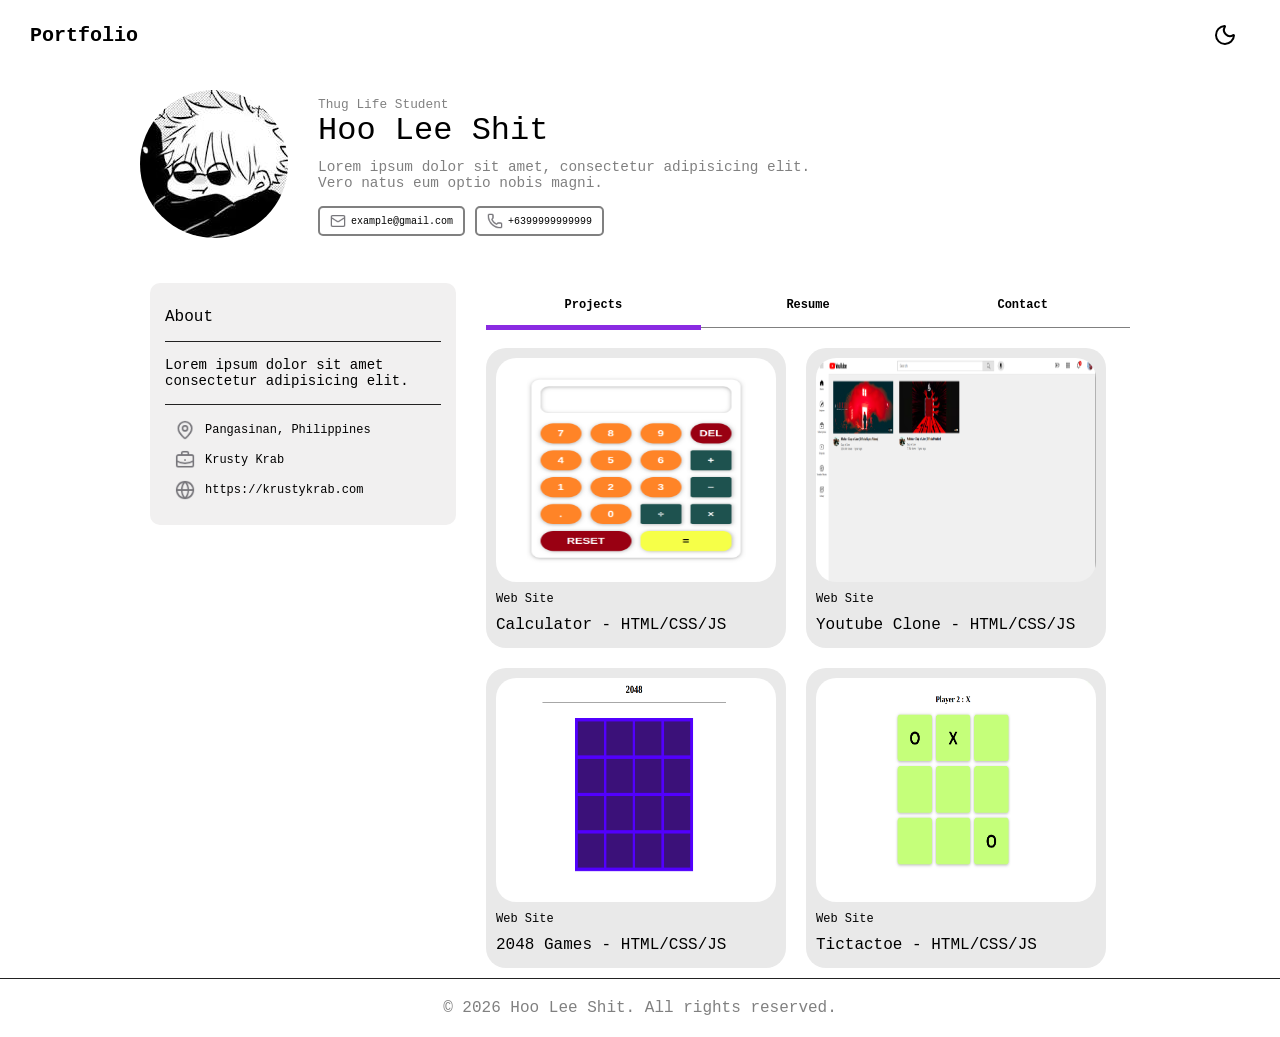
<file: index.html>
<!DOCTYPE html>
<html lang="en">
<head>
  <meta charset="UTF-8">
  <meta name="viewport" content="width=device-width, initial-scale=1.0">
  <link rel="stylesheet" href="./style/general.css">
  <link rel="stylesheet" href="./style/header.css">
  <link rel="stylesheet" href="./style/top-main.css">
  <link rel="stylesheet" href="./style/about.css">
  <link rel="stylesheet" href="./style/nav.css">
  <link rel="stylesheet" href="./style/project.css">
  <link rel="stylesheet" href="./style/contact.css">
  <link rel="stylesheet" href="./style/resume.css">
  <link rel="stylesheet" href="./style/main-bottom.css">
  <link rel="stylesheet" href="./style/footer.css">
  <title>Portfolio</title>
</head>
<body>
  <header>
    <div class="title-header">
      Portfolio
    </div>
    <div>
      <button class="toggle-button js-toggle-button">
        <img class="img-change" src="icon/moon.png" alt="sun">
      </button>
    </div>
  </header>

  <main>
    <div class="top-main">
      <div class="img-align">
        <img class='profile-img' src="image/images.jpeg">
      </div>
      <div class="top-main-description">
        <p class="job">Thug Life Student</p>
        <p class="name">Hoo Lee Shit</p>
        <p class="description">Lorem ipsum dolor sit amet, consectetur adipisicing elit. Vero natus eum optio nobis magni. </p>
        <div class="button-info">
          <button>
            <img class='mail-img' src="icon/mail.png">
            example@gmail.com
          </button>
          <button>
            <img class='phone-img' src="icon/phone.png">
            +6399999999999
          </button>
        </div>
      </div>
    </div>

    <div class="main-bottom">
      <div class="About">
        <p class="about-text">About</p>
        <div class="line"></div>
        <p class="description-about">Lorem ipsum dolor sit amet consectetur adipisicing elit.</p>
        <div class="line"></div>
        <div class="bottom-info-about">
          <div class="group-info">
          <img class='icon-about' src="icon/map-pin.png">
          Pangasinan, Philippines
          </div>
          <div class="group-info">
            <img class='icon-about' src="icon/briefcase-business.png">
            Krusty Krab
          </div>
          <div class="group-info">
            <img class='icon-about' src="icon/globe.png">
            https://krustykrab.com
          </div>
        </div>    
      </div>

      <div class="main-right">
        <nav>
          <div class="cointainer-button">
            <input type="radio" name="nav-check" value="project" class="js-radio-button" checked> 
            <button class="button-nav js-button-nav" data-button="1">Projects</button>
          </div>
          <div class="cointainer-button ">
            <input type="radio" name="nav-check" value="resume" class="js-radio-button"> 
            <button class="button-nav js-button-nav" data-button="2">Resume</button>
          </div>
          <div class="cointainer-button">
            <input type="radio" name="nav-check" value="contact" class="js-radio-button button-contact"> 
            <button class="button-nav js-button-nav" data-button="3">Contact</button>
          </div>
        </nav>

        <article class="container">
        </article>
      </div>
    </div>
  </main>

  <div class="line"></div>
  <footer>
    <p>&copy; 2026 Hoo Lee Shit. All rights reserved.</p>
  </footer>

  <script src="./script/portfolio.js" type="module"></script>
</body>
</html>
</file>
<file: style/general.css>
* {
  margin : 0;
  font-family: 'Courier New', Courier, monospace;
}

header {
  min-height : 5vh;
  display : flex;
  justify-content : space-between;
  align-items : center;
  padding : 10px 30px;
}

main {
  width : min(90%, 1000px);
  min-height: 90vh;
  margin : 0 auto;
  margin-top : 20px;

  display : flex;
  flex-direction: column;
  row-gap: 30px;
}

.line {
  height: 1px;
  width: 100%;
  background-color: var(--line-about-color);
}


:root {
  --day-night-color : black;
  --gray-color : gray;
  --about-background : rgb(241, 240, 240);
  --line-about-color : rgb(197, 197, 197);
  --hover-color : rgb(221, 221, 221);
  --box-background-color : rgb(77, 77, 77);
}

body.dark {
  background-color: rgb(17, 17, 17);
  --day-night-color : white;
  --gray-color : white;
  --about-background : rgb(32, 32, 32);
  --line-about-color : rgb(226, 226, 226);
  --hover-color : rgb(29, 29, 29);
  --box-background-color : rgb(77, 77, 77);
}

body {
  background-color: white;
  --day-night-color : black;
  --gray-color : gray;
  --about-background : rgb(241, 240, 240);
  --line-about-color : rgb(34, 34, 34);
  --hover-color : rgb(221, 221, 221);
  --box-background-color : rgb(233, 233, 233);
}
</file>
<file: style/header.css>
.title-header {
  font-size : 20px;
  font-weight: 700;
  color : var(--day-night-color);
}

.toggle-button {
  border : none;
  background-color : transparent;
  cursor : pointer;
  border-radius : 50px;
  transition : background-color 0.15s;
  padding : 13px 13px;
  display : flex;
  justify-content : center;
  align-items : center;
}

.toggle-button:hover {
  background-color : var(--hover-color);
}
</file>
<file: style/top-main.css>
.top-main {
  width: 70%;
  display : flex;
  align-items: center;
  row-gap: 40px;
}

.job {
  font-size : 0.8em;
  color : var(--gray-color);
}

.name {
  font-size: 2em;
  color : var(--day-night-color);
}

.description {
  margin-top : 10px;
  margin-bottom : 15px;
  font-size : 0.9em;
  color : var(--gray-color);
}

.mail-img, .phone-img{ 
  width: 16px;
}

.button-info {
  display : flex;
  column-gap: 10px;
}

.button-info button {
  flex-shrink: 0;
  display : flex;
  align-items : center;
  column-gap: 5px;
  padding : 5px 10px;
  border : var(--gray-color) solid 2px;
  background-color: transparent;
  border-radius: 5px;
  cursor : pointer;
  font-size : 10px;
  color : var(--day-night-color);
}

.profile-img {
  border-radius : 100px;
  margin-right: 30px;
}
</file>
<file: style/about.css>
.About {
  width: 30%;
  background-color: var(--about-background);
  padding : 10px 15px;
  border-radius: 10px;
  height : fit-content;
}

.about-text {
  margin : 15px 0;
  color : var(--day-night-color);
}

.description-about {
  margin : 15px 0;
  font-size : 14px;
  color : var(--day-night-color);
}

.bottom-info-about {
  margin : 15px 0;
  color : var(--day-night-color);
}

.group-info {
  display : flex;
  align-items: center;
  column-gap : 10px;
  margin : 10px;
  font-size : 12px;
  color : rgb(36, 36, 36);
  color : var(--day-night-color);
}

.icon-about {
  width: 20px;
}
</file>
<file: style/nav.css>
.main-right {
  width: 70%;
  display : flex;
  flex-direction: column;
}

nav {
  display : flex;
  border-bottom : 1px solid var(--gray-color);
  position : relative;
}

nav div {
  flex : 1;
  display : flex;
  justify-content : center;
}

.button-nav {
  background-color: transparent;
  border : none;
  padding : 15px 20px;
  cursor : pointer;
  transition: background-color 0.15s;
  font-size: 12px;
  font-weight: 700;
  color : var(--day-night-color);
  width: 100%;
}

.button-nav:hover {
  background-color: var(--hover-color);
}

.cointainer-button input {
  display : none;
}

nav::after {
  content: '';
  position: absolute;

  height: 5px;
  width: 33.33%;

  background-color: blueviolet;

  bottom: -3px;
  left: 0;

  transform: translateX(0);
  transition: transform 0.3s ease;
}

nav:has(input[value="projects"]:checked)::after {
    transform: translateX(0);
}

nav:has(input[value="resume"]:checked)::after {
    transform: translateX(100%);
}

nav:has(input[value="contact"]:checked)::after {
    transform: translateX(200%);
}
</file>
<file: style/project.css>
.content-nav {
  display : grid;
  grid-template-columns: repeat(2, 300px);
  grid-auto-rows : 300px;
  gap : 20px;
  margin-top : 20px;
}

.box {
  padding: 10px;
  border-radius: 20px;
  background-color: var(--box-background-color);
}

.img {
  width: 100%;
  height: 80%;
  background-color: blueviolet;
  margin-bottom : 10px;
  border-radius: 20px;
  overflow: hidden;
}

.img img {
  width: 100%; 
  height: 100%;
}

.box p {
  color : var(--day-night-color);
}

.type-project {
  font-size : 12px;
  margin-bottom : 10px;
}

@media (max-width : 1150px){
  .content-nav {
    justify-content: center;
  }
}

@media (max-width : 700px) {
  .content-nav {
    grid-template-columns: repeat(1, 300px);
  }
}
</file>
<file: style/contact.css>
.container-contact {
  display : flex;
  margin-top : 20px;
  gap : 20px;
}

.container-contact > :is(div) {
  flex : 1;
}

.contact-social-section {
  display : flex;
  flex-direction: column;
  height : auto;
}

.contact {
  background-color : var(--box-background-color);
  padding : 10px;
  border-radius : 10px;
  color : var(--day-night-color);
}

.contact > p {
  margin : 10px 0;
}

.contact-info-container {
  margin : 10px 0;
}

.group-contact-info {
  margin : 20px 0;
}

.img-align-contact-info {
  display : flex;
  align-items : center;
  column-gap : 10px;
  margin-bottom : 10px;
}

.social {
  margin : 20px 0;
  color : var(--day-night-color);
}

.img-social-info {
  margin-top : 20px;
  display : grid;
  grid-template-columns: repeat(1, 1fr);
  gap : 20px;
}

.img-social-info .social-apps-container{
  display : flex;
  flex-direction: column;
  align-items : center;
  background-color: var(--box-background-color);
  padding : 10px;
  border-radius : 10px;
}

.social-apps-container div {
  width : 100%;
  display : flex; 
  gap : 10px;
  align-items : center;
  margin : 5px;
}

.social-apps-container p {
  width: 100%;
}

.img-social-app {
  width : 30px;
}

.box-title-contact-section {
  font-size : 20px;
}

.form-section {
  color : var(--day-night-color);
  padding : 10px;
  background-color : var(--box-background-color);
  height: fit-content;
  border-radius : 10px;
}

.form-section p {
  margin : 10px 0;
  font-size : 20px;
}

.form-section .input-info-message{
  display : flex; 
  flex-direction: column;
  row-gap : 10px;
}

.input-info-message input {
  padding: 10px;
  border : solid 1px var(--day-night-color);
}

.input-info-message textarea {
  padding : 10px;
  border : solid 1px var(--day-night-color);
  height : 150px;
  overflow: hidden;
  resize : none;
}

#input-submit {
  border-radius : 50px;
  border : none;
  color : white;
  background-color : blueviolet;
  font-weight: 700;
  cursor : pointer;
  opacity : 1;
  transition : opacity 0.15s;
}

#input-submit:hover {
  opacity : 0.7;
}

@media (max-width : 850px) {
  .container-contact {
    flex-direction: column;
  }
}
</file>
<file: style/resume.css>
.container-resume {
  display : flex;
  flex-direction: column;
  margin-top : 20px;
}

.style-resume-container {
  padding : 10px;
  background-color : var(--box-background-color);
  margin : 15px 0;
  border-radius : 10px;
  color : var(--day-night-color);
}

.style-resume-container > p {
  margin : 10px 0;
}

.style-resume-container > .style-text-resume {
  margin-top : 10px;
  display : grid;
  grid-template-columns: auto-fit;
  grid-auto-rows: auto;
  row-gap: 25px;
}

.style-skills-resume {
  color : var(--day-night-color);
}

.style-skills-resume > p {
  margin : 10px 0;
}

.style-skills {
  margin : 15px 0;
  display : grid;
  grid-template-columns: repeat(auto-fit, minmax(200px, 1fr));
  grid-auto-rows: 60px;
  gap : 20px;
}

.img-skills-align {
  display : flex;
  align-items : center;
  background-color: var(--box-background-color);
  padding : 10px;
  border-radius : 10px;
}

.img-skills-align > img {
  width: 45px;
  margin-right : 10px;
}

.job-company, .education-title{
  font-size: 1.2em;
}

.experience-date, .education-date {
  font-size : 0.8em;
  margin : 5px 0;
}

.expercience-description {
  font-size : 0.9em;
}

.title-text-resume {
  font-size : 20px;
}
</file>
<file: style/main-bottom.css>
.main-bottom {
  display : flex;
  column-gap: 30px;
  padding : 10px;
}

@media (max-width : 1150px){
  .top-main {
    width: 85%;
  }

  .About {
    height: auto;
  }
  
  .main-bottom {
    flex-direction: column; 
    row-gap: 30px;
    align-items: center;
  }

  .About {
    width: 100%;
  }

  .main-right {
    width: 100%;
  }
}

@media (max-width : 700px) {
  .top-main {
    width: 100%;
    flex-direction: column;
    align-items: center;
    text-align: center;
  }

  .job {
    font-size : 0.7em;
  }

  .name {
    font-size : 1.8em;
  }

  .description {
    font-size : 0.8em;
  }

  .top-main-description {
    width: 100%;
  }

  .button-info{
    justify-content: center;
  }

  .profile-img {
    margin-right : 0;
  }
}
</file>
<file: style/footer.css>
footer {
  text-align : center;
  color : var(--gray-color);
  margin : 20px 0;
}
</file>
